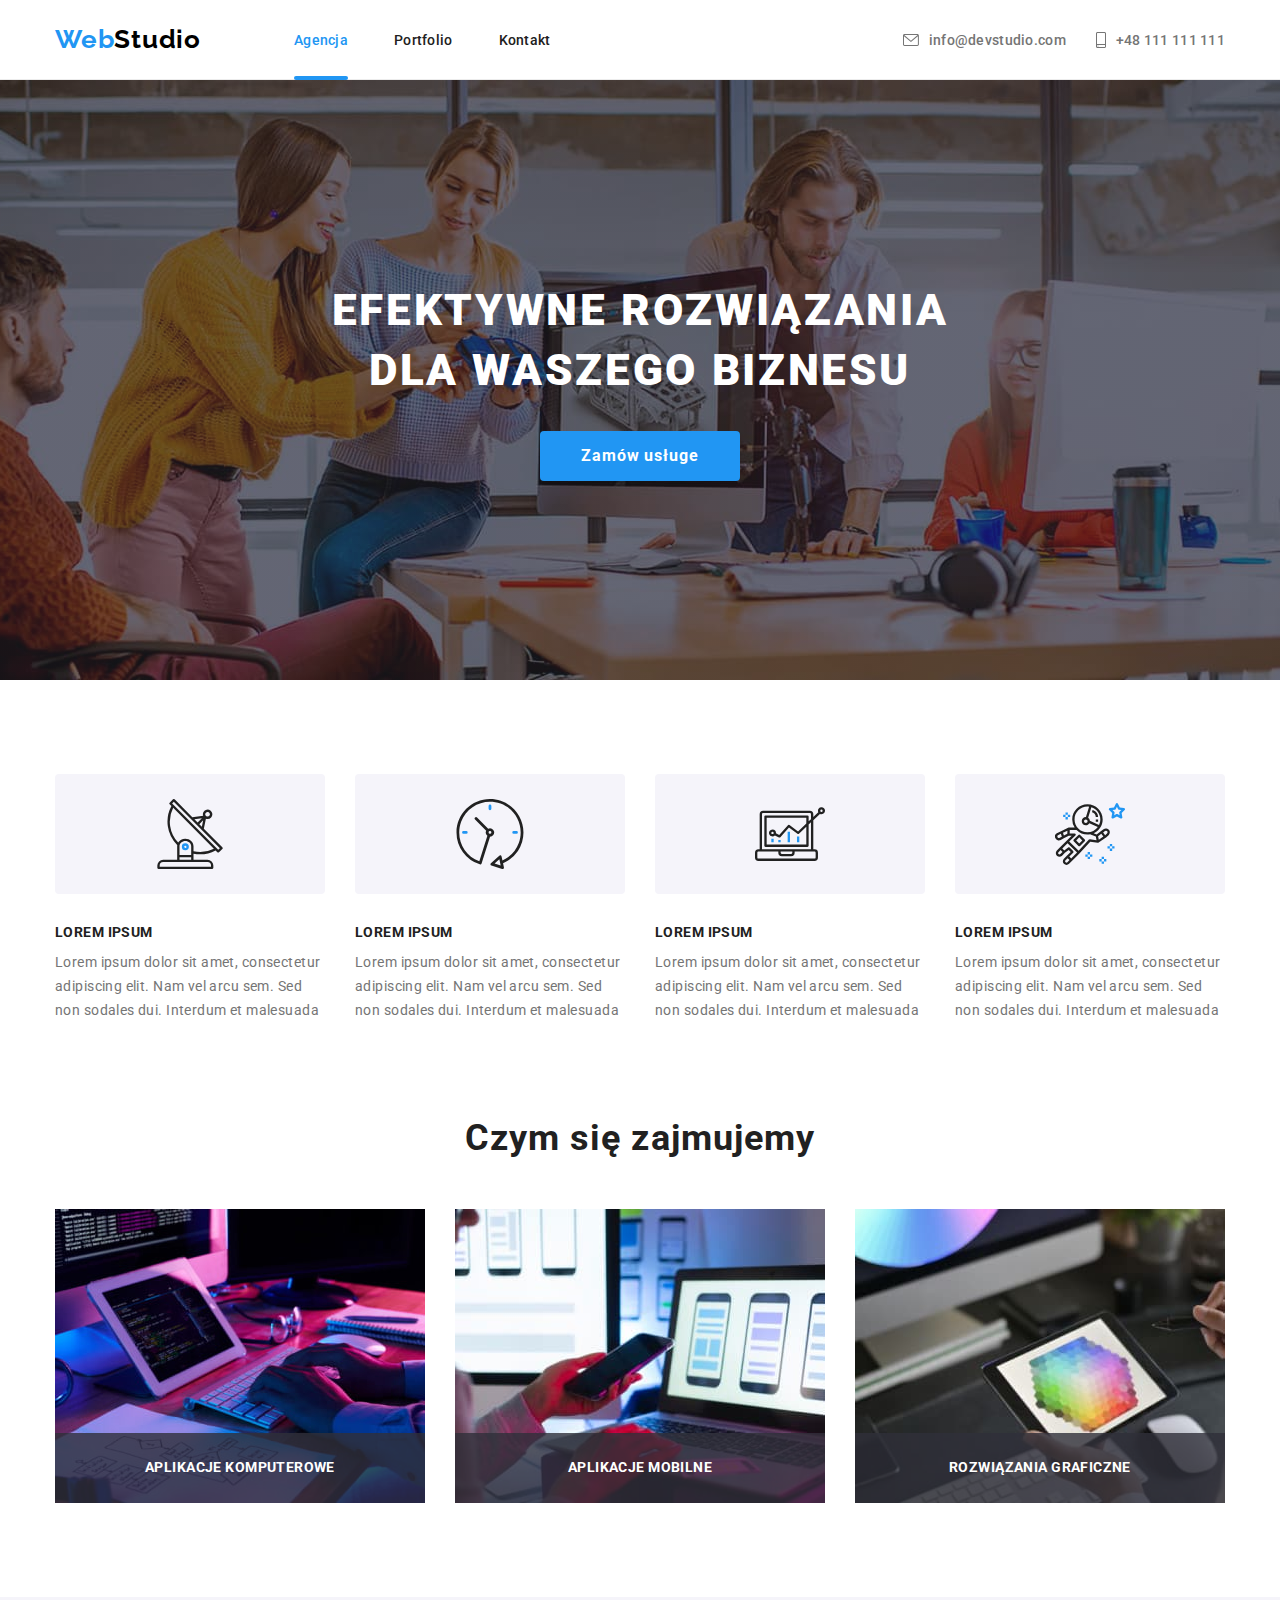
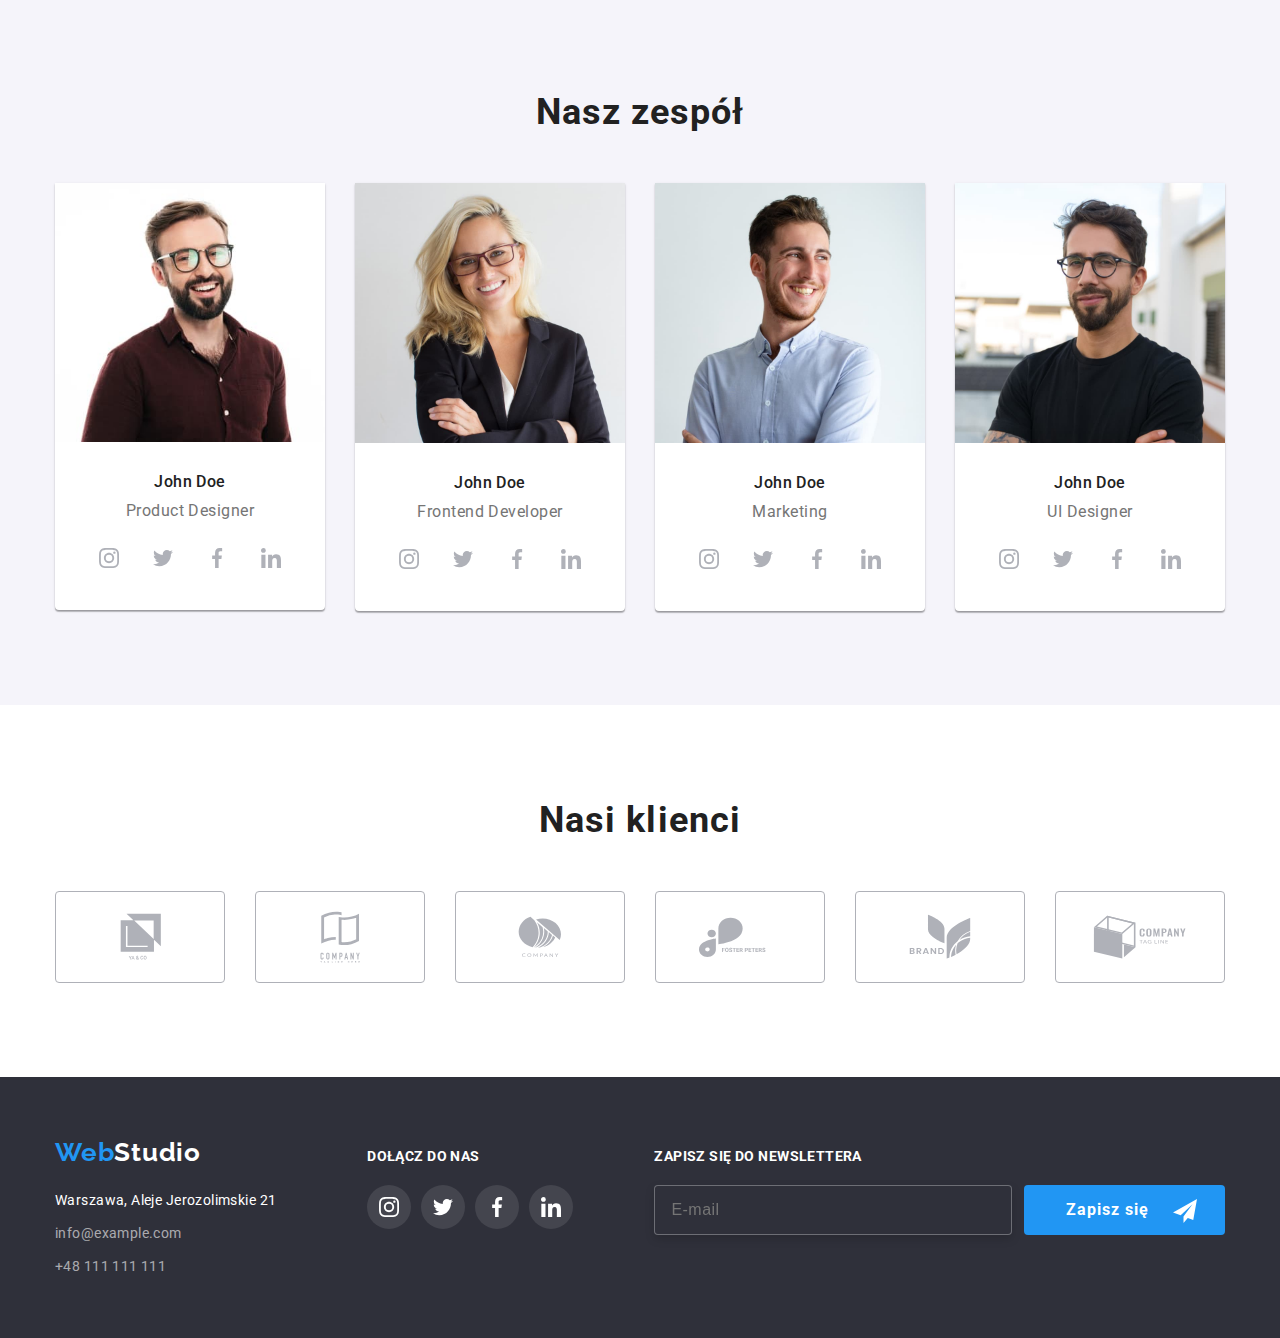
<file: index.html>
<!DOCTYPE html>
<html lang="pl">

<head>
    <meta charset="UTF-8">
    <meta http-equiv="X-UA-Compatible" content="IE=edge">
    <meta name="viewport" content="width=device-width, initial-scale=1.0">
    <title>WebStudio</title>
    <link rel="stylesheet" href="https://cdnjs.cloudflare.com/ajax/libs/modern-normalize/1.1.0/modern-normalize.min.css"
        integrity="sha512-wpPYUAdjBVSE4KJnH1VR1HeZfpl1ub8YT/NKx4PuQ5NmX2tKuGu6U/JRp5y+Y8XG2tV+wKQpNHVUX03MfMFn9Q=="
        crossorigin="anonymous" referrerpolicy="no-referrer" />
    <link rel="stylesheet" href="./css/main.min.css" />
    <link rel="preconnect" href="https://fonts.googleapis.com" />
    <link rel="preconnect" href="https://fonts.gstatic.com" crossorigin />
    <link
        href="https://fonts.googleapis.com/css2?family=Raleway:wght@700&family=Roboto:wght@400;500;700;900&display=swap"
        rel="stylesheet" />
</head>

<body>
    <header class="page-header page-header--line">
        <div class="page-header__container container">
            <nav class="page-header__nav">
                <a class="logo link" href="./index.html">Web<span class="logo--header-color">Studio</span></a>
                <ul class="page-header__nav-list list">
                    <li class="page-header__nav-item">
                        <a class="page-header__nav-link link page-header__nav-link--current-link"
                            href="./index.html">Agencja</a>
                    </li>
                    <li class="page-header__nav-item"> <a class="page-header__nav-link link"
                            href="./portfolio.html">Portfolio</a>
                    </li>
                    <li class="page-header__nav-item"> <a class="page-header__nav-link link" href="#">Kontakt</a>
                    </li>
                </ul>
            </nav>
            <ul class="page-header__contacts-list list">
                <li class="page-header__contact-item">
                    <a class="page-header__contact-link link" href="mailto:info@devstudio.com">
                        <svg class="page-header__icon" width="16" height="12">
                            <use href="./images/icons.svg#icon-envelope">
                            </use>
                        </svg>info@devstudio.com</a>
                </li>
                <li class="page-header__contact-item">
                    <a class="page-header__contact-link link" href="tel:+48111111111">
                        <svg class="page-header__icon" width="10" height="16">
                            <use href="./images/icons.svg#icon-smartphone">
                            </use>
                        </svg>+48 111 111
                        111</a>
                </li>
            </ul>
        </div>
    </header>

    <main>
        <section class="hero section">
            <div class="container">
                <h1 class="hero__title">EFEKTYWNE ROZWIĄZANIA DLA WASZEGO BIZNESU</h1>
                <button class="hero__button" type="button" data-modal-open>Zamów usługe</button>
            </div>
        </section>
        <section class="features section">
            <div class="container">
                <h2 class="visually-hidden">features</h2>
                <ul class="features__list list">
                    <li class="features__item">
                        <div class="features__icon"><svg width="70" height="70">
                                <use href="./images/icons2.svg#icon-antenna1">
                                </use>
                            </svg></div>
                        <h3 class="features__title">LOREM IPSUM</h3>
                        <p class="features__text">Lorem ipsum dolor sit amet, consectetur adipiscing elit. Nam vel
                            arcu sem. Sed non sodales dui. Interdum et malesuada</p>
                    </li>
                    <li class="features__item">
                        <div class="features__icon"><svg width="70" height="70">
                                <use href="./images/icons2.svg#icon-clock1">
                                </use>
                            </svg></div>
                        <h3 class="features__title">LOREM IPSUM</h3>
                        <p class="features__text">Lorem ipsum dolor sit amet, consectetur adipiscing elit. Nam vel
                            arcu sem. Sed non sodales dui. Interdum et malesuada</p>
                    </li>
                    <li class="features__item">
                        <div class="features__icon"><svg width="70" height="70">
                                <use href="./images/icons2.svg#icon-diagram1">
                                </use>
                            </svg></div>
                        <h3 class="features__title">LOREM IPSUM</h3>
                        <p class="features__text">Lorem ipsum dolor sit amet, consectetur adipiscing elit. Nam vel
                            arcu sem. Sed non sodales dui. Interdum et malesuada</p>
                    </li>
                    <li class="features__item">
                        <div class="features__icon"><svg width="70" height="70">
                                <use href="./images/icons2.svg#icon-astronaut1">
                                </use>
                            </svg></div>
                        <h3 class="features__title">LOREM IPSUM</h3>
                        <p class="features__text">Lorem ipsum dolor sit amet, consectetur adipiscing elit. Nam vel
                            arcu sem. Sed non sodales dui. Interdum et malesuada</p>
                    </li>
                </ul>
            </div>
        </section>
        <section class="about section">
            <div class="container">
                <h2 class="about__title">Czym się zajmujemy</h2>
                <ul class="about__list list">
                    <li class="about__item">
                        <img src="./images/img-5.jpg" alt="dłonie męzczyzny na klawiaturze komputera" width="370"
                            height="294" />
                        <p class="about__label">Aplikacje komputerowe</p>
                    </li>
                    <li class="about__item">
                        <img src="./images/img-6.jpg" alt="ręka trzyma telefon nad laptopem" width="370" height="294" />
                        <p class="about__label">Aplikacje mobilne</p>
                    </li>
                    <li class="about__item">
                        <img src="./images/img-7.jpg" alt="ręka trzyma tablet nad klawiaturą komputera" width="370"
                            height="294" />
                        <p class="about__label">Rozwiązania graficzne</p>
                    </li>
                </ul>
            </div>
        </section>

        <section class="team section">
            <div class="container">
                <h2 class="team__title">Nasz zespół</h2>
                <ul class="team__list list">
                    <li class="team__item">
                        <img src="./images/img.jpg" alt="John Doe, Product Designer" width="270" height="260" />
                        <div class="team__figcaption">
                            <h3 class="team__name">John Doe</h3>
                            <p class="team__text">Product Designer</p>
                            <ul class="social__list list">
                                <li class="social__item">
                                    <a class="social__link" href="#">
                                        <svg width="20" height="20">
                                            <use href="./images/icons.svg#icon-instagram-2">
                                            </use>
                                        </svg>
                                    </a>
                                </li>
                                <li class="social__item">
                                    <a class="social__link" href="#">
                                        <svg width="20" height="20">
                                            <use href="./images/icons.svg#icon-twitter-1">
                                            </use>
                                        </svg>
                                    </a>
                                </li>
                                <li class="social__item">
                                    <a class="social__link" href="#">
                                        <svg width="20" height="20">
                                            <use href="./images/icons.svg#icon-facebook-1">
                                            </use>
                                        </svg>
                                    </a>
                                </li>
                                <li class="social__item">
                                    <a class="social__link" href="#">
                                        <svg width="20" height="20">
                                            <use href="./images/icons.svg#icon-linkedin-1">
                                            </use>
                                        </svg>
                                    </a>
                                </li>
                            </ul>
                        </div>
                    </li>
                    <li class="team__item">
                        <img src="./images/img-2.jpg" alt="John Doe, Frontend Developer" width="270" height="260" />
                        <div class="team__figcaption">
                            <h3 class="team__name">John Doe</h3>
                            <p class="team__text">Frontend Developer</p>
                            <ul class="social__list list">
                                <li class="social__item">
                                    <a class="social__link" href="#">
                                        <svg width="20" height="20">
                                            <use href="./images/icons.svg#icon-instagram-2">
                                            </use>
                                        </svg>
                                    </a>
                                </li>
                                <li class="social__item">
                                    <a class="social__link" href="#">
                                        <svg width="20" height="20">
                                            <use href="./images/icons.svg#icon-twitter-1">
                                            </use>
                                        </svg>
                                    </a>
                                </li>
                                <li class="social__item">
                                    <a class="social__link" href="#">
                                        <svg width="20" height="20">
                                            <use href="./images/icons.svg#icon-facebook-1">
                                            </use>
                                        </svg>
                                    </a>
                                </li>
                                <li class="social__item">
                                    <a class="social__link" href="#">
                                        <svg width="20" height="20">
                                            <use href="./images/icons.svg#icon-linkedin-1">
                                            </use>
                                        </svg>
                                    </a>
                                </li>
                            </ul>
                        </div>
                    </li>
                    <li class="team__item">
                        <img src="./images/img-3.jpg" alt="John Doe, Marketing" width="270" height="260" />
                        <div class="team__figcaption">
                            <h3 class="team__name">John Doe</h3>
                            <p class="team__text">Marketing</p>
                            <ul class="social__list list">
                                <li class="social__item">
                                    <a class="social__link" href="#">
                                        <svg width="20" height="20">
                                            <use href="./images/icons.svg#icon-instagram-2">
                                            </use>
                                        </svg>
                                    </a>
                                </li>
                                <li class="social__item">
                                    <a class="social__link" href="#">
                                        <svg width="20" height="20">
                                            <use href="./images/icons.svg#icon-twitter-1">
                                            </use>
                                        </svg>
                                    </a>
                                </li>
                                <li class="social__item">
                                    <a class="social__link" href="#">
                                        <svg width="20" height="20">
                                            <use href="./images/icons.svg#icon-facebook-1">
                                            </use>
                                        </svg>
                                    </a>
                                </li>
                                <li class="social__item">
                                    <a class="social__link" href="#">
                                        <svg width="20" height="20">
                                            <use href="./images/icons.svg#icon-linkedin-1">
                                            </use>
                                        </svg>
                                    </a>
                                </li>
                            </ul>
                        </div>
                    </li>
                    <li class="team__item">
                        <img src="./images/img-4.jpg" alt="John Doe, UI Designer" width="270" height="260" />
                        <div class="team__figcaption">
                            <h3 class="team__name">John Doe</h3>
                            <p class="team__text">UI Designer</p>
                            <ul class="social__list list">
                                <li class="social__item">
                                    <a class="social__link" href="#">
                                        <svg width="20" height="20">
                                            <use href="./images/icons.svg#icon-instagram-2">
                                            </use>
                                        </svg>
                                    </a>
                                </li>
                                <li class="social__item">
                                    <a class="social__link" href="#">
                                        <svg width="20" height="20">
                                            <use href="./images/icons.svg#icon-twitter-1">
                                            </use>
                                        </svg>
                                    </a>
                                </li>
                                <li class="social__item">
                                    <a class="social__link" href="#">
                                        <svg width="20" height="20">
                                            <use href="./images/icons.svg#icon-facebook-1">
                                            </use>
                                        </svg>
                                    </a>
                                </li>
                                <li class="social__item">
                                    <a class="social__link" href="#">
                                        <svg width="20" height="20">
                                            <use href="./images/icons.svg#icon-linkedin-1">
                                            </use>
                                        </svg>
                                    </a>
                                </li>
                            </ul>
                        </div>
                    </li>
                </ul>
            </div>
        </section>
        <section class="client section">
            <div class="container">
                <h2 class="client__title">Nasi klienci</h2>
                <ul class="client__list list">
                    <li class="client__item">
                        <a class="client__link" href="#">
                            <svg width="41" height="47">
                                <use href="./images/icons.svg#icon-group">
                                </use>
                            </svg>
                        </a>
                    </li>
                    <li class="client__item">
                        <a class="client__link" href="#">
                            <svg width="40" height="52">
                                <use href="./images/icons.svg#icon-group-2">
                                </use>
                            </svg>
                        </a>
                    </li>
                    <li class="client__item">
                        <a class="client__link" href="#">
                            <svg width="43.46" height="41.18">
                                <use href="./images/icons.svg#icon-group-3">
                                </use>
                            </svg>
                        </a>
                    </li>
                    <li class="client__item">
                        <a class="client__link" href="#">
                            <svg width="84.44" height="40.62">
                                <use href="./images/icons.svg#icon-group-4">
                                </use>
                            </svg>
                        </a>
                    </li>
                    <li class="client__item">
                        <a class="client__link" href="#">
                            <svg width="62.54" height="45.43">
                                <use href="./images/icons.svg#icon-group-5">
                                </use>
                            </svg>
                        </a>
                    </li>
                    <li class="client__item">
                        <a class="client__link" href="#">
                            <svg width="93.79" height="43.93">
                                <use href="./images/icons.svg#icon-group-6">
                                </use>
                            </svg>
                        </a>
                    </li>
                </ul>
            </div>
        </section>
    </main>

    <footer class="footer">
        <div class="container footer__container">
            <div class="footer__adress-container">
                <a class="logo link" href="./index.html">Web<span class="logo--footer-color">Studio</span></a>

                <address class="footer__adress-list">
                    <ul class="list">
                        <li class="footer__item"><a class="footer__link link"
                                href="https://goo.gl/maps/d49CJBmiLWtHoX3f7" target="_blank"
                                rel="noreferrer noopener nofollow">
                                Warszawa, Aleje Jerozolimskie 21 </a></li>
                        <li class="footer__item"><a class="footer__link footer__link--color link"
                                href="mailto:info@example.com">info@example.com</a></li>
                        <li class="footer__item"><a class="footer__link footer__link--color link"
                                href="tel:+48111111111">+48 111 111
                                111</a>
                        </li>
                    </ul>
                </address>
            </div>
            <div class="footer__social-div">
                <p class="footer__social-title">DOŁĄCZ DO NAS</p>
                <ul class="social__list list">
                    <li class="social__item">
                        <a class="social__link social__link--footer" href="#">
                            <svg width="20" height="20">
                                <use href="./images/icons.svg#icon-instagram-2">
                                </use>
                            </svg>
                        </a>
                    </li>
                    <li class="social__item">
                        <a class="social__link social__link--footer" href="#">
                            <svg width="20" height="20">
                                <use href="./images/icons.svg#icon-twitter-1">
                                </use>
                            </svg>
                        </a>
                    </li>
                    <li class="social__item">
                        <a class="social__link social__link--footer" href="#">
                            <svg width="20" height="20">
                                <use href="./images/icons.svg#icon-facebook-1">
                                </use>
                            </svg>
                        </a>
                    </li>
                    <li class="social__item">
                        <a class="social__link social__link--footer" href="#">
                            <svg width="20" height="20">
                                <use href="./images/icons.svg#icon-linkedin-1">
                                </use>
                            </svg>
                        </a>
                    </li>
                </ul>
            </div>
            <div>
                <p class="footer__newsletter-title">Zapisz się do newslettera</p>
                <div class="footer__input-div">
                    <label class="footer__label">
                        <input class="footer__input" type="email" name="footer-email" placeholder="E-mail" required>
                    </label>
                    <button class="footer__btn" type="submit">Zapisz się<svg class="footer__icon" width="24"
                            height="24">
                            <use href="./images/icons.svg#icon-icon-send"></use>
                        </svg>
                    </button>
                </div>
            </div>
        </div>
    </footer>

    <div class="backdrop is-hidden" data-modal>
        <div class="modal">
            <button type="button" class="modal__close-btn" data-modal-close="">
                <svg class="modal__icon" width="11" height="11">
                    <use href="./images/icons-vector.svg#icon-vector">
                    </use>
                </svg>
            </button>
            <form class="form__layout">
                <p class="form__title">Zostaw swoje dane w formularzu poniżej</p>
                <label class="form__label">
                    Imie
                    <span class="form__input-wrap">
                        <input class="form__input" type="text" name="name" required>
                        <svg class="form__icon" width="18" height="18">
                            <use href="./images/icons.svg#icon-person-black-18dp-1" </use>
                        </svg>
                    </span>
                </label>
                <label class="form__label">
                    Telefon
                    <span class="form__input-wrap">
                        <input class="form__input" type="tel" name="phone_number" required>
                        <svg class="form__icon" width="18" height="18">
                            <use href="./images/icons.svg#icon-phone-black-18dp-1" </use>
                        </svg>
                    </span>
                </label>

                <label class="form__label">
                    Email
                    <span class="form__input-wrap">
                        <input class="form__input" type="email" name="email" required>
                        <svg class="form__icon" width="18" height="18">
                            <use href="./images/icons.svg#icon-email-black-18dp-1" </use>
                        </svg>
                    </span>
                </label>
                <label class="form__label">
                    Komentarz
                    <textarea class="form__input form__input--comment" name="comment" placeholder="Wprowadź tekst"></textarea>
                </label>

                <label for="statute" class="checkbox">
                    <input type="checkbox" class="checkbox__input" name="statute_acceptance" value="statute" id="statute"
                        required>

                    <span class="checkbox__icon">
                        <svg class="checkbox__vector" width="16" height="15">
                            <use href="./images/icons.svg#icon-check-vector" </use>
                        </svg>
                    </span>

                    <p class="checkbox__statute">Oświadczam iż akceptuję&nbsp<a class="checkbox__statute--link link"
                            href="#">Regulamin&nbsp</a>i&nbsp<a class="checkbox__statute--link link" href="#">Politykę
                            Prywatności.</a></p>
                </label>
                <button class="form__btn" type="submit">Wyślij</button>
            </form>
        </div>
    </div>
    <script src="./modal.js"></script>
</body>

</html>
</file>
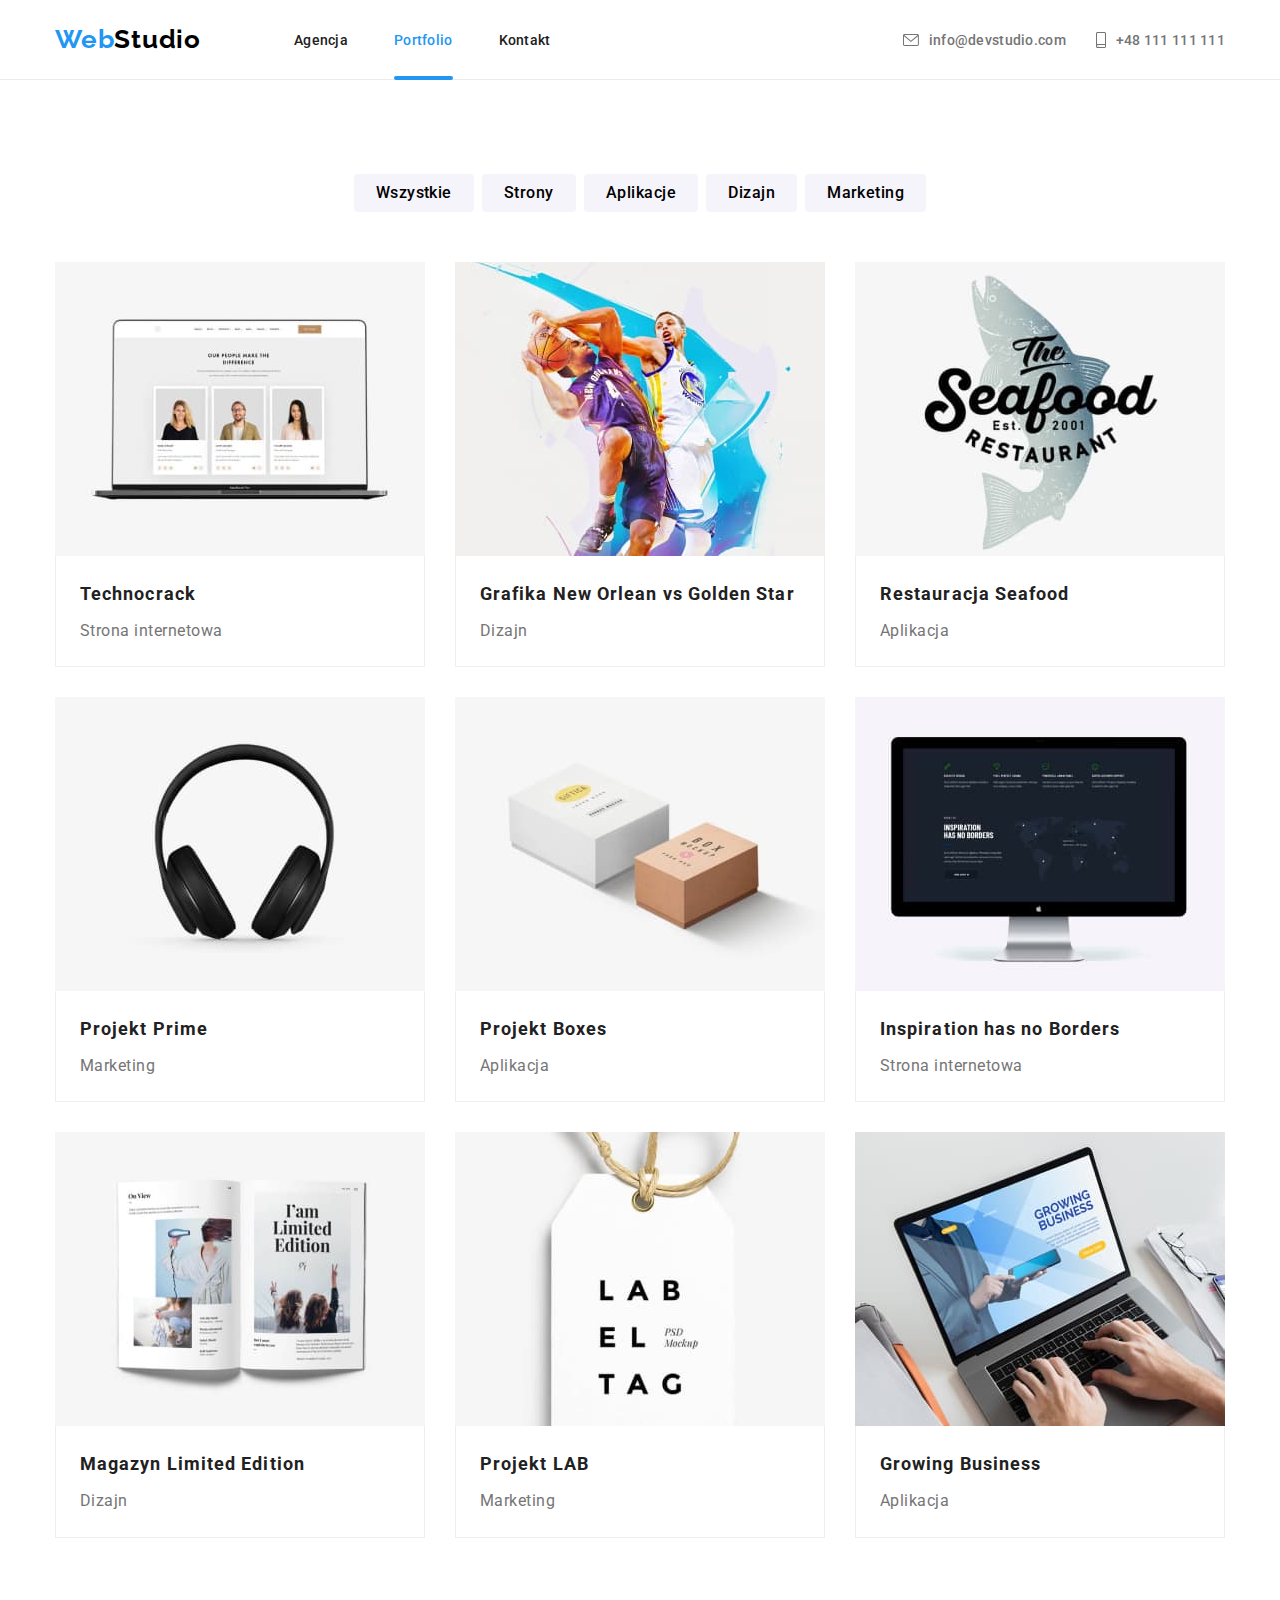
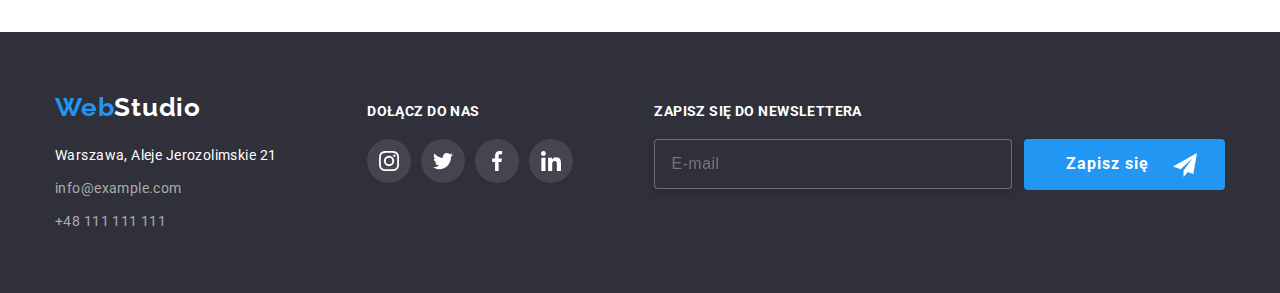
<file: portfolio.html>
<!DOCTYPE html>
<html lang="pl">

<head>
    <meta charset="UTF-8">
    <meta http-equiv="X-UA-Compatible" content="IE=edge">
    <meta name="viewport" content="width=device-width, initial-scale=1.0">
    <title>WebStudio-Portfolio</title>
    <link rel="stylesheet" href="https://cdnjs.cloudflare.com/ajax/libs/modern-normalize/1.1.0/modern-normalize.min.css"
        integrity="sha512-wpPYUAdjBVSE4KJnH1VR1HeZfpl1ub8YT/NKx4PuQ5NmX2tKuGu6U/JRp5y+Y8XG2tV+wKQpNHVUX03MfMFn9Q=="
        crossorigin="anonymous" referrerpolicy="no-referrer" />
    <link rel="stylesheet" href="./css/main.min.css" />
    <link rel="preconnect" href="https://fonts.googleapis.com" />
    <link rel="preconnect" href="https://fonts.gstatic.com" crossorigin />
    <link
        href="https://fonts.googleapis.com/css2?family=Raleway:wght@700&family=Roboto:wght@400;500;700;900&display=swap"
        rel="stylesheet" />
</head>

<body>
    <header class="page-header page-header--line">
        <div class="page-header__container container">
            <nav class="page-header__nav">
                <a class="logo link" href="./index.html">Web<span class="logo--header-color">Studio</span></a>
                <ul class="page-header__nav-list list">
                    <li class="page-header__nav-item">
                        <a class="page-header__nav-link link" href="./index.html">Agencja</a>
                    </li>
                    <li class="page-header__nav-item"> <a
                            class="page-header__nav-link link page-header__nav-link--current-link"
                            href="./portfolio.html">Portfolio</a>
                    </li>
                    <li class="page-header__nav-item"> <a class="page-header__nav-link link" href="#">Kontakt</a>
                    </li>
                </ul>
            </nav>
            <ul class="page-header__contacts-list list">
                <li class="page-header__contact-item">
                    <a class="page-header__contact-link link" href="mailto:info@devstudio.com">
                        <svg class="page-header__icon" width="16" height="12">
                            <use href="./images/icons.svg#icon-envelope">
                            </use>
                        </svg>info@devstudio.com</a>
                </li>
                <li class="page-header__contact-item">
                    <a class="page-header__contact-link link" href="tel:+48111111111">
                        <svg class="page-header__icon" width="10" height="16">
                            <use href="./images/icons.svg#icon-smartphone">
                            </use>
                        </svg>+48 111 111
                        111</a>
                </li>
            </ul>
        </div>
    </header>
    <main>
        <section class="section">
            <div class="container">
                <h1 class="visually-hidden">portfolio images</h1>
                <ul class="portfolio-menu list">
                    <li class="portfolio-menu__item">
                        <button class="portfolio-menu__btn" type="button">Wszystkie</button>
                    </li>
                    <li class="portfolio-menu__item">
                        <button class="portfolio-menu__btn" type="button">Strony</button>
                    </li>
                    <li class="portfolio-menu__item">
                        <button class="portfolio-menu__btn" type="button">Aplikacje</button>
                    </li>
                    <li class="portfolio-menu__item">
                        <button class="portfolio-menu__btn" type="button">Dizajn</button>
                    </li>
                    <li class="portfolio-menu__item">
                        <button class="portfolio-menu__btn" type="button">Marketing</button>
                    </li>
                </ul>
                <ul class="portfolio-cards list">
                    <li class="portfolio-cards__item">
                        <a class="portfolio-cards__link link" href="#">
                            <div class="portfolio-cards__wrapper">
                                <img src="./images/portfolio-img-9.jpg" alt="technocrack" width="370" height="294" />
                                <div class="portfolio-cards__overlay">
                                    <p>Technocrack jest popularną platformą wykorzystywaną do rozpowszechniania
                                        koronawirusa. Firmy wykorzystują tę platformę
                                        do celów szpiegowskich i ataków na niezabezpieczone serwery konkurencji</p>
                                </div>
                            </div>
                            <div class="portfolio-cards__figcaption">
                                <h2 class="portfolio-cards__title">Technocrack</h2>
                                <p class="portfolio-cards__text">Strona internetowa</p>
                            </div>
                        </a>
                    </li>
                    <li class="portfolio-cards__item">
                        <a class="portfolio-cards__link link" href="#">
                            <div class="portfolio-cards__wrapper">
                                <img src="./images/portfolio-img-8.jpg" alt="Grafika New Orlean vs Golden Star"
                                    width="370" height="294" />
                                <div class="portfolio-cards__overlay">
                                    <p>Technocrack jest popularną platformą wykorzystywaną do rozpowszechniania
                                        koronawirusa. Firmy wykorzystują tę platformę
                                        do celów szpiegowskich i ataków na niezabezpieczone serwery konkurencji</p>
                                </div>
                            </div>
                            <div class="portfolio-cards__figcaption">
                                <h2 class="portfolio-cards__title">Grafika New Orlean vs Golden Star</h2>
                                <p class="portfolio-cards__text">Dizajn</p>
                            </div>
                        </a>
                    </li>
                    <li class="portfolio-cards__item">
                        <a class="portfolio-cards__link link" href="#">
                            <div class="portfolio-cards__wrapper">
                                <img src="./images/portfolio-img-7.jpg" alt="Restauracja Seafood" width="370"
                                    height="294" />
                                <div class="portfolio-cards__overlay">
                                    <p>Technocrack jest popularną platformą wykorzystywaną do rozpowszechniania
                                        koronawirusa. Firmy wykorzystują tę platformę
                                        do celów szpiegowskich i ataków na niezabezpieczone serwery konkurencji</p>
                                </div>
                            </div>
                            <div class="portfolio-cards__figcaption">
                                <h2 class="portfolio-cards__title">Restauracja Seafood</h2>
                                <p class="portfolio-cards__text">Aplikacja</p>
                            </div>
                        </a>
                    </li>
                    <li class="portfolio-cards__item">
                        <a class="portfolio-cards__link link" href="#">
                            <div class="portfolio-cards__wrapper">
                                <img src="./images/portfolio-img-6.jpg" alt="Projekt Prime" width="370" height="294" />
                                <div class="portfolio-cards__overlay">
                                    <p>Technocrack jest popularną platformą wykorzystywaną do rozpowszechniania
                                        koronawirusa. Firmy wykorzystują tę platformę
                                        do celów szpiegowskich i ataków na niezabezpieczone serwery konkurencji</p>
                                </div>
                            </div>
                            <div class="portfolio-cards__figcaption">
                                <h2 class="portfolio-cards__title">Projekt Prime</h2>
                                <p class="portfolio-cards__text">Marketing</p>
                            </div>
                        </a>
                    </li>
                    <li class="portfolio-cards__item">
                        <a class="portfolio-cards__link link" href="#">
                            <div class="portfolio-cards__wrapper">
                                <img src="./images/portfolio-img-5.jpg" alt="Projekt Boxes" width="370" height="294" />
                                <div class="portfolio-cards__overlay">
                                    <p>Technocrack jest popularną platformą wykorzystywaną do rozpowszechniania
                                        koronawirusa. Firmy wykorzystują tę platformę
                                        do celów szpiegowskich i ataków na niezabezpieczone serwery konkurencji</p>
                                </div>
                            </div>
                            <div class="portfolio-cards__figcaption">
                                <h2 class="portfolio-cards__title">Projekt Boxes</h2>
                                <p class="portfolio-cards__text">Aplikacja</p>
                            </div>
                        </a>
                    </li>
                    <li class="portfolio-cards__item">
                        <a class="portfolio-cards__link link" href="#">
                            <div class="portfolio-cards__wrapper">
                                <img src="./images/portfolio-img-4.jpg" alt="Inspiration has no Borders" width="370"
                                    height="294" />
                                <div class="portfolio-cards__overlay">
                                    <p>Technocrack jest popularną platformą wykorzystywaną do rozpowszechniania
                                        koronawirusa. Firmy wykorzystują tę platformę
                                        do celów szpiegowskich i ataków na niezabezpieczone serwery konkurencji</p>
                                </div>
                            </div>
                            <div class="portfolio-cards__figcaption">
                                <h2 class="portfolio-cards__title">Inspiration has no Borders</h2>
                                <p class="portfolio-cards__text">Strona internetowa</p>
                            </div>
                        </a>
                    </li>
                    <li class="portfolio-cards__item">
                        <a class="portfolio-cards__link link" href="#">
                            <div class="portfolio-cards__wrapper">
                                <img src="./images/portfolio-img-3.jpg" alt="Magazyn Limited Edition" width="370"
                                    height="294" />
                                <div class="portfolio-cards__overlay">
                                    <p>Technocrack jest popularną platformą wykorzystywaną do rozpowszechniania
                                        koronawirusa. Firmy wykorzystują tę platformę
                                        do celów szpiegowskich i ataków na niezabezpieczone serwery konkurencji</p>
                                </div>
                            </div>
                            <div class="portfolio-cards__figcaption">
                                <h2 class="portfolio-cards__title">Magazyn Limited Edition</h2>
                                <p class="portfolio-cards__text">Dizajn</p>
                            </div>
                        </a>
                    </li>
                    <li class="portfolio-cards__item">
                        <a class="portfolio-cards__link link" href="#">
                            <div class="portfolio-cards__wrapper">
                                <img src="./images/portfolio-img-2.jpg" alt="Projekt LAB" width="370" height="294" />
                                <div class="portfolio-cards__overlay">
                                    <p>Technocrack jest popularną platformą wykorzystywaną do rozpowszechniania
                                        koronawirusa. Firmy wykorzystują tę platformę
                                        do celów szpiegowskich i ataków na niezabezpieczone serwery konkurencji</p>
                                </div>
                            </div>
                            <div class="portfolio-cards__figcaption">
                                <h2 class="portfolio-cards__title">Projekt LAB</h2>
                                <p class="portfolio-cards__text">Marketing</p>
                            </div>
                        </a>
                    </li>
                    <li class="portfolio-cards__item">
                        <a class="portfolio-cards__link link" href="#">
                            <div class="portfolio-cards__wrapper">
                                <img src="./images/portfolio-img.jpg" alt="Growing Business" width="370" height="294" />
                                <div class="portfolio-cards__overlay">
                                    <p>Technocrack jest popularną platformą wykorzystywaną do rozpowszechniania
                                        koronawirusa. Firmy wykorzystują tę platformę
                                        do celów szpiegowskich i ataków na niezabezpieczone serwery konkurencji</p>
                                </div>
                            </div>
                            <div class="portfolio-cards__figcaption">
                                <h2 class="portfolio-cards__title">Growing Business</h2>
                                <p class="portfolio-cards__text">Aplikacja</p>
                            </div>
                        </a>
                    </li>
                </ul>
            </div>
        </section>
    </main>

    <footer class="footer">
        <div class="container footer__container">
            <div class="footer__adress-container">
                <a class="logo link" href="./index.html">Web<span class="logo--footer-color">Studio</span></a>

                <address class="footer__adress-list">
                    <ul class="list">
                        <li class="footer__item"><a class="footer__link link"
                                href="https://goo.gl/maps/d49CJBmiLWtHoX3f7" target="_blank"
                                rel="noreferrer noopener nofollow">
                                Warszawa, Aleje Jerozolimskie 21 </a></li>
                        <li class="footer__item"><a class="footer__link footer__link--color link"
                                href="mailto:info@example.com">info@example.com</a></li>
                        <li class="footer__item"><a class="footer__link footer__link--color link"
                                href="tel:+48111111111">+48 111 111
                                111</a>
                        </li>
                    </ul>
                </address>
            </div>
            <div class="footer__social-div">
                <p class="footer__social-title">DOŁĄCZ DO NAS</p>
                <ul class="social__list list">
                    <li class="social__item">
                        <a class="social__link social__link--footer" href="#">
                            <svg width="20" height="20">
                                <use href="./images/icons.svg#icon-instagram-2">
                                </use>
                            </svg>
                        </a>
                    </li>
                    <li class="social__item">
                        <a class="social__link social__link--footer" href="#">
                            <svg width="20" height="20">
                                <use href="./images/icons.svg#icon-twitter-1">
                                </use>
                            </svg>
                        </a>
                    </li>
                    <li class="social__item">
                        <a class="social__link social__link--footer" href="#">
                            <svg width="20" height="20">
                                <use href="./images/icons.svg#icon-facebook-1">
                                </use>
                            </svg>
                        </a>
                    </li>
                    <li class="social__item">
                        <a class="social__link social__link--footer" href="#">
                            <svg width="20" height="20">
                                <use href="./images/icons.svg#icon-linkedin-1">
                                </use>
                            </svg>
                        </a>
                    </li>
                </ul>
            </div>
            <div>
                <p class="footer__newsletter-title">Zapisz się do newslettera</p>
                <div class="footer__input-div">
                    <label class="footer__label">
                        <input class="footer__input" type="email" name="footer-email" placeholder="E-mail" required>
                    </label>
                    <button class="footer__btn" type="submit">Zapisz się<svg class="footer__icon" width="24"
                            height="24">
                            <use href="./images/icons.svg#icon-icon-send"></use>
                        </svg>
                    </button>
                </div>
            </div>
        </div>
    </footer>
</body>

</html>
</file>
<file: css/main.min.css>
.visually-hidden{position:absolute;width:1px;height:1px;margin:-1px;border:0;padding:0;white-space:nowrap;-webkit-clip-path:inset(100%);clip-path:inset(100%);clip:rect(0 0 0 0);overflow:hidden}:root{--text-color: #212121;--secondary-text-color: #757575;--accent-color: #2196f3;--accessary-color: #ffffff;--accent-background: #2f303a;--secondary-background: #f5f4fa;--icon-fill-color: #afb1b8;--main-font: "Roboto", sans-serif;--secondary-font: "Raleway", sans-serif;--cubic-bezier: cubic-bezier(0.4, 0, 0.2, 1);--border-color: #eeeeee;--border-bottom-color: #ececec;--logo-color: #000000;--box-shadow-hero: 0px 4px 4px rgba(0, 0, 0, 0.15);--box-shadow-team: 0px 1px 3px rgba(0, 0, 0, 0.12), 0px 1px 1px rgba(0, 0, 0, 0.14), 0px 2px 1px rgba(0, 0, 0, 0.2);--box-shadow-filter: 0px 3px 1px rgba(0, 0, 0, 0.1), 0px 1px 2px rgba(0, 0, 0, 0.08), 0px 2px 2px rgba(0, 0, 0, 0.12);--box-shadow-gallery: 0px 1px 1px rgba(0, 0, 0, 0.12), 0px 4px 4px rgba(0, 0, 0, 0.06), 1px 4px 6px rgba(0, 0, 0, 0.16);--item-margin: 30px}.container{width:1200px;margin:0 auto;padding:0 15px}*{margin:0;padding:0}*,*::before,*::after{-webkit-box-sizing:border-box;box-sizing:border-box}body{color:var(--text-color);background-color:var(--accessary-color);font-family:var(--main-font)}h1,h2,h3,h4,h5,h6,p{margin:0}img{display:block;max-width:100%;height:auto}address{font-style:inherit}button{display:block;cursor:pointer;border:none;border-radius:4px;font-size:16px;font-family:inherit}.list{list-style:none;padding-left:0;margin:0}.link{text-decoration:none}.section{padding-top:94px;padding-bottom:94px}.page-header--line{border-bottom:var(--border-bottom-color) solid 1px}.page-header__container{display:-webkit-box;display:-ms-flexbox;display:flex;-webkit-box-align:center;-ms-flex-align:center;align-items:center;padding-top:24px;padding-bottom:24px}.page-header__nav{display:-webkit-box;display:-ms-flexbox;display:flex;margin-right:auto}.page-header__nav-list{display:-webkit-box;display:-ms-flexbox;display:flex;-webkit-box-align:center;-ms-flex-align:center;align-items:center;-ms-flex-wrap:wrap;flex-wrap:wrap}.page-header__nav-item{margin-right:46px;display:inline}.page-header__nav-item:last-child{margin-right:0}.page-header__contacts-list{display:-webkit-box;display:-ms-flexbox;display:flex}.page-header__contact-item{margin-right:var(--item-margin)}.page-header__contact-item:last-child{margin-right:0}.page-header__nav-link{font-weight:500;font-size:14px;line-height:1.15;letter-spacing:.02em;color:var(--text-color);-webkit-transition:color 250ms var(--cubic-bezier);transition:color 250ms var(--cubic-bezier);position:relative}.page-header__nav-link:hover,.page-header__nav-link:focus{color:var(--accent-color)}.page-header__nav-link.page-header__nav-link--current-link{color:var(--accent-color)}.page-header__contact-link{font-weight:500;font-size:14px;line-height:1.15;letter-spacing:.02em;color:var(--secondary-text-color);display:-webkit-box;display:-ms-flexbox;display:flex;-webkit-box-align:center;-ms-flex-align:center;align-items:center;-webkit-transition:color 250ms var(--cubic-bezier);transition:color 250ms var(--cubic-bezier)}.page-header__contact-link:hover,.page-header__contact-link:focus{color:var(--accent-color)}.page-header__icon{fill:currentColor;margin-right:10px}.page-header__nav-link--current-link::after{color:var(--accent-color);position:absolute;display:inline-block;left:0;bottom:-32px;background-color:var(--accent-color);content:"";width:100%;height:4px;border-radius:2px}.logo{font-family:var(--secondary-font);font-style:normal;font-weight:700;font-size:26px;line-height:1.2;letter-spacing:.03em;color:var(--accent-color);margin-right:93px}.logo--header-color{color:var(--logo-color)}.logo--footer-color{color:var(--accessary-color)}.hero{background-color:var(--accent-background);background-image:-webkit-gradient(linear, left top, right top, from(rgba(47, 48, 58, 0.4)), to(rgba(47, 48, 58, 0.4))),url(../images/img-hero-background.jpg);background-image:linear-gradient(to right, rgba(47, 48, 58, 0.4), rgba(47, 48, 58, 0.4)),url(../images/img-hero-background.jpg);background-position:center;background-repeat:no-repeat;background-size:cover;padding:200px 0;max-width:1600px;height:600px;margin:0 auto}.hero__title{font-weight:900;font-size:44px;line-height:1.37;letter-spacing:.06em;text-transform:uppercase;color:var(--accessary-color);max-width:696px;text-align:center;margin:0 auto}.hero__button{font-weight:700;font-size:16px;line-height:1.88;letter-spacing:.06em;-webkit-box-shadow:var(--box-shadow-hero);box-shadow:var(--box-shadow-hero);color:var(--accessary-color);background-color:var(--accent-color);margin:0 auto;padding:10px 41px;margin-top:var(--item-margin)}.features{padding-bottom:0}.features__list{display:-webkit-box;display:-ms-flexbox;display:flex}.features__item{margin-right:var(--item-margin)}.features__item:last-child{margin-right:0}.features__title{font-weight:700;font-size:14px;line-height:1.15;letter-spacing:.03em;text-transform:uppercase;margin-bottom:10px;margin-top:30px}.features__text{font-size:14px;line-height:1.72;letter-spacing:.03em;color:var(--secondary-text-color)}.features__icon{width:270px;height:120px;background-color:var(--secondary-background);border-radius:4px;display:-webkit-box;display:-ms-flexbox;display:flex;-webkit-box-align:center;-ms-flex-align:center;align-items:center;-webkit-box-pack:center;-ms-flex-pack:center;justify-content:center}.about__title{font-weight:700;font-size:36px;line-height:1.17;letter-spacing:.03em;text-align:center;margin-bottom:50px}.about__list{display:-webkit-box;display:-ms-flexbox;display:flex}.about__item{margin-right:var(--item-margin);position:relative}.about__item:last-child{margin-right:0}.about__label{font-weight:700;font-size:14px;line-height:1.14;letter-spacing:.03em;text-transform:uppercase;color:var(--accessary-color);position:absolute;bottom:0;width:100%;height:70px;display:-webkit-box;display:-ms-flexbox;display:flex;-webkit-box-align:center;-ms-flex-align:center;align-items:center;-webkit-box-pack:center;-ms-flex-pack:center;justify-content:center;background-color:rgba(47,48,58,.8)}.team{background-color:var(--secondary-background)}.team__list{display:-webkit-box;display:-ms-flexbox;display:flex;-webkit-box-align:center;-ms-flex-align:center;align-items:center;-webkit-box-pack:center;-ms-flex-pack:center;justify-content:center;-ms-flex-wrap:wrap;flex-wrap:wrap}.team__title{font-weight:700;font-size:36px;line-height:1.17;letter-spacing:.03em;text-align:center;margin-bottom:50px}.team__item{width:270px;background:var(--accessary-color);-webkit-box-shadow:var(--box-shadow-team);box-shadow:var(--box-shadow-team);border-radius:0px 0px 4px 4px;text-align:center;margin-right:var(--item-margin)}.team__item:last-child{margin-right:0}.team__name{font-weight:500;font-size:16px;line-height:1.19;letter-spacing:.03em}.team__text{font-size:16px;line-height:1.19;letter-spacing:.03em;color:var(--secondary-text-color);margin-top:10px;margin-bottom:16px}.team__figcaption{padding-top:30px;padding-bottom:30px;-webkit-box-align:center;-ms-flex-align:center;align-items:center}.social__list{display:-webkit-box;display:-ms-flexbox;display:flex;-webkit-box-align:center;-ms-flex-align:center;align-items:center;-webkit-box-pack:center;-ms-flex-pack:center;justify-content:center}.social__item{margin-right:10px}.social__item:last-child{margin-right:0}.social__link{fill:var(--icon-fill-color);width:44px;height:44px;display:-webkit-box;display:-ms-flexbox;display:flex;-webkit-box-align:center;-ms-flex-align:center;align-items:center;-webkit-box-pack:center;-ms-flex-pack:center;justify-content:center;border-radius:50%;-webkit-transition-property:background-color,fill;transition-property:background-color,fill;-webkit-transition-duration:250ms;transition-duration:250ms;-webkit-transition-timing-function:var(--cubic-bezier);transition-timing-function:var(--cubic-bezier)}.social__link:hover,.social__link:focus{background-color:var(--accent-color);fill:var(--accessary-color)}.social__link--footer{fill:var(--accessary-color);background-color:rgba(255,255,255,.1);-webkit-transition:background-color 250ms var(--cubic-bezier);transition:background-color 250ms var(--cubic-bezier)}.client__list{display:-webkit-box;display:-ms-flexbox;display:flex;-webkit-box-align:center;-ms-flex-align:center;align-items:center;-webkit-box-pack:center;-ms-flex-pack:center;justify-content:center}.client__title{font-weight:700;font-size:36px;line-height:1.17;letter-spacing:.03em;text-align:center;margin-bottom:50px}.client__item{margin-right:30px}.client__item:last-child{margin-right:0}.client__link{width:170px;height:92px;color:var(--icon-fill-color);border:1px solid currentColor;fill:currentColor;border-radius:4px;text-align:center;display:-webkit-box;display:-ms-flexbox;display:flex;-webkit-box-align:center;-ms-flex-align:center;align-items:center;-webkit-box-pack:center;-ms-flex-pack:center;justify-content:center;-webkit-transition-property:border-color,fill;transition-property:border-color,fill;-webkit-transition-duration:250ms;transition-duration:250ms;-webkit-transition-timing-function:var(--cubic-bezier);transition-timing-function:var(--cubic-bezier)}.client__link:hover,.client__link:focus{border-color:var(--accent-color);fill:var(--accent-color)}.portfolio-menu{display:-webkit-box;display:-ms-flexbox;display:flex;-webkit-box-align:center;-ms-flex-align:center;align-items:center;-webkit-box-pack:center;-ms-flex-pack:center;justify-content:center;-ms-flex-wrap:wrap;flex-wrap:wrap;margin-bottom:50px}.portfolio-menu__item{margin-right:8px}.portfolio-menu__item:last-child{margin-right:0}.portfolio-menu__btn{font-family:inherit;font-weight:500;font-size:16px;line-height:1.63;letter-spacing:.03em;text-align:center;background-color:var(--secondary-background);border-style:hidden;margin:0 auto;padding:6px 22px;-webkit-transition-property:color,background-color,-webkit-box-shadow;transition-property:color,background-color,-webkit-box-shadow;transition-property:color,background-color,box-shadow;transition-property:color,background-color,box-shadow,-webkit-box-shadow;-webkit-transition-duration:250ms;transition-duration:250ms;-webkit-transition-timing-function:var(--cubic-bezier);transition-timing-function:var(--cubic-bezier)}.portfolio-menu__btn:hover,.portfolio-menu__btn:focus{color:var(--accessary-color);background-color:var(--accent-color);-webkit-box-shadow:var(--box-shadow-filter);box-shadow:var(--box-shadow-filter);border-radius:4px}.portfolio-cards{display:-webkit-box;display:-ms-flexbox;display:flex;-ms-flex-wrap:wrap;flex-wrap:wrap}.portfolio-cards__item{margin-bottom:30px;margin-right:30px;max-width:370px}.portfolio-cards__item:nth-last-child(-n+3){margin-bottom:0}.portfolio-cards__item:nth-of-type(3n){margin-right:0}.portfolio-cards__link{display:block;-webkit-transition:-webkit-box-shadow 250ms var(--cubic-bezier);transition:-webkit-box-shadow 250ms var(--cubic-bezier);transition:box-shadow 250ms var(--cubic-bezier);transition:box-shadow 250ms var(--cubic-bezier), -webkit-box-shadow 250ms var(--cubic-bezier)}.portfolio-cards__link:hover,.portfolio-cards__link:focus{-webkit-box-shadow:var(--box-shadow-gallery);box-shadow:var(--box-shadow-gallery)}.portfolio-cards__wrapper{position:relative;overflow:hidden}.portfolio-cards__overlay{position:absolute;top:0;left:0;width:100%;height:100%;background-color:rgba(33,150,243,.9);-webkit-transform:translateY(100%);transform:translateY(100%);-webkit-transition:-webkit-transform 250ms var(--cubic-bezier);transition:-webkit-transform 250ms var(--cubic-bezier);transition:transform 250ms var(--cubic-bezier);transition:transform 250ms var(--cubic-bezier), -webkit-transform 250ms var(--cubic-bezier)}.portfolio-cards__link:hover .portfolio-cards__overlay,.portfolio-cards__link:focus .portfolio-cards__overlay{-webkit-transform:translateY(0);transform:translateY(0)}.portfolio-cards__overlay p{font-size:18px;line-height:1.55;letter-spacing:.03em;color:var(--accessary-color);padding:49px 45px 49px 24px}.portfolio-cards__figcaption{padding:20px 24px;border-right:1px solid var(--border-color);border-bottom:1px solid var(--border-color);border-left:1px solid var(--border-color)}.portfolio-cards__title{font-weight:700;font-size:18px;line-height:2;letter-spacing:.06em;color:var(--text-color);margin-bottom:4px}.portfolio-cards__text{font-size:16px;line-height:1.88;letter-spacing:.03em;color:var(--secondary-text-color)}.footer{background-color:var(--accent-background);padding-top:60px;padding-bottom:60px}.footer__container{display:-webkit-box;display:-ms-flexbox;display:flex;-webkit-box-align:baseline;-ms-flex-align:baseline;align-items:baseline;-webkit-box-pack:justify;-ms-flex-pack:justify;justify-content:space-between}.footer__adress-container{margin-right:70px}.footer__adress-list{margin-top:20px}.footer__link{color:var(--accessary-color);font-style:normal;font-size:14px;line-height:1.72;letter-spacing:.03em}.footer__link--color{color:rgba(255,255,255,.6)}.footer__item{margin-top:9px}.footer__item:first-child{margin-top:0px}.footer__social-div{margin-right:78px}.footer__social-title{font-weight:700;font-size:14px;line-height:1.14;letter-spacing:.03em;text-transform:uppercase;color:var(--accessary-color);margin-bottom:20px}.footer__newsletter-title{font-weight:700;font-size:14px;line-height:1.14;letter-spacing:.03em;text-transform:uppercase;color:var(--accessary-color);margin-bottom:20px}.footer__input-div{display:-webkit-box;display:-ms-flexbox;display:flex;-webkit-box-pack:justify;-ms-flex-pack:justify;justify-content:space-between;-webkit-box-align:center;-ms-flex-align:center;align-items:center}.footer__label{width:358px;height:50px;margin-right:12px}.footer__input{width:100%;height:100%;padding:15px 16px;font-size:16px;line-height:1.25;letter-spacing:.03em;color:rgba(255,255,255,.6);background-color:var(--accent-background);border:1px solid rgba(255,255,255,.3);-webkit-filter:drop-shadow(0px 4px 4px rgba(0, 0, 0, 0.15));filter:drop-shadow(0px 4px 4px rgba(0, 0, 0, 0.15));border-radius:4px}.footer__btn{font-weight:700;font-size:16px;line-height:1.88;letter-spacing:.06em;color:var(--accessary-color);background-color:var(--accent-color);padding:10px 28px 10px 42px}.footer__icon{margin-left:24px;vertical-align:middle}.backdrop{position:fixed;left:0;top:0;width:100%;height:100%;background-color:rgba(0,0,0,.2);-webkit-transition-property:opacity,visibility;transition-property:opacity,visibility;-webkit-transition-duration:250ms;transition-duration:250ms;-webkit-transition-timing-function:var(--cubic-bezier);transition-timing-function:var(--cubic-bezier)}.modal{position:absolute;top:50%;left:50%;-webkit-transform:translate(-50%, -50%);transform:translate(-50%, -50%);width:528px;min-height:581px;background-color:var(--accessary-color)}.modal__close-btn{position:absolute;top:8px;right:8px;width:30px;height:30px;background-color:var(--accessary-color);border:1px solid rgba(0,0,0,.1);border-radius:50%;cursor:pointer}.is-hidden{opacity:0;visibility:hidden;pointer-events:none}.form__layout{padding:40px}.form__title{font-weight:700;font-size:20px;line-height:1.15;letter-spacing:.03em;text-align:center;margin-bottom:12px}.form__label{font-size:12px;line-height:1.17;letter-spacing:.01em;color:var(--secondary-text-color);display:-webkit-box;display:-ms-flexbox;display:flex;-webkit-box-orient:vertical;-webkit-box-direction:normal;-ms-flex-direction:column;flex-direction:column;margin-bottom:10px}.form__label:nth-last-child(3){margin-bottom:20px}.form__input-wrap{display:block;position:relative;margin-top:4px;-webkit-transition:fill 250ms var(--cubic-bezier);transition:fill 250ms var(--cubic-bezier)}.form__input-wrap:hover,.form__input-wrap:focus-within{fill:var(--accent-color)}.form__input{display:block;width:100%;height:40px;padding-top:11px;padding-bottom:11px;padding-left:42px;border:1px solid rgba(33,33,33,.2);border-radius:4px;-webkit-transition:border-color 250ms var(--cubic-bezier);transition:border-color 250ms var(--cubic-bezier);outline:rgba(0,0,0,0)}.form__input:hover,.form__input:focus{border-color:var(--accent-color)}.form__input--comment{width:100%;height:120px;padding:12px 16px;margin-top:4px;color:rgba(117,117,117,.5);resize:none}.form__input--comment::-webkit-input-placeholder{font-size:12px;line-height:1.17;letter-spacing:.01em;color:rgba(117,117,117,.5)}.form__input--comment::-moz-placeholder{font-size:12px;line-height:1.17;letter-spacing:.01em;color:rgba(117,117,117,.5)}.form__input--comment:-ms-input-placeholder{font-size:12px;line-height:1.17;letter-spacing:.01em;color:rgba(117,117,117,.5)}.form__input--comment::-ms-input-placeholder{font-size:12px;line-height:1.17;letter-spacing:.01em;color:rgba(117,117,117,.5)}.form__input--comment::placeholder{font-size:12px;line-height:1.17;letter-spacing:.01em;color:rgba(117,117,117,.5)}.form__icon{position:absolute;-webkit-transform:translateY(-50%);transform:translateY(-50%);top:50%;left:12px;width:18px;height:18px}.form__btn{font-weight:700;font-size:16px;line-height:1.88;letter-spacing:.06em;color:var(--accessary-color);background-color:var(--accent-color);margin:0 auto;padding:10px 76px}.checkbox{display:block;margin-bottom:30px;font-size:14px;line-height:1.71;letter-spacing:.03em;color:var(--secondary-text-color);text-align:center;cursor:pointer}.checkbox__input{-moz-appearance:none;-webkit-appearance:none;appearance:none;position:absolute}.checkbox__icon{display:inline-block;border:2px solid var(--text-color);border-radius:2px;vertical-align:sub;-webkit-transition-property:background-color,border-color;transition-property:background-color,border-color;-webkit-transition-duration:250ms;transition-duration:250ms;-webkit-transition-timing-function:var(--cubic-bezier);transition-timing-function:var(--cubic-bezier)}.checkbox__input:checked+.checkbox__icon{background-size:contain;margin-left:auto;margin-right:auto;background-color:var(--accent-color);border-color:var(--accent-color)}.checkbox__vector{display:block}.checkbox__statute{display:inline;margin-left:8px}.checkbox__statute--link{text-decoration:underline;color:var(--accent-color)}/*# sourceMappingURL=main.min.css.map */
</file>
